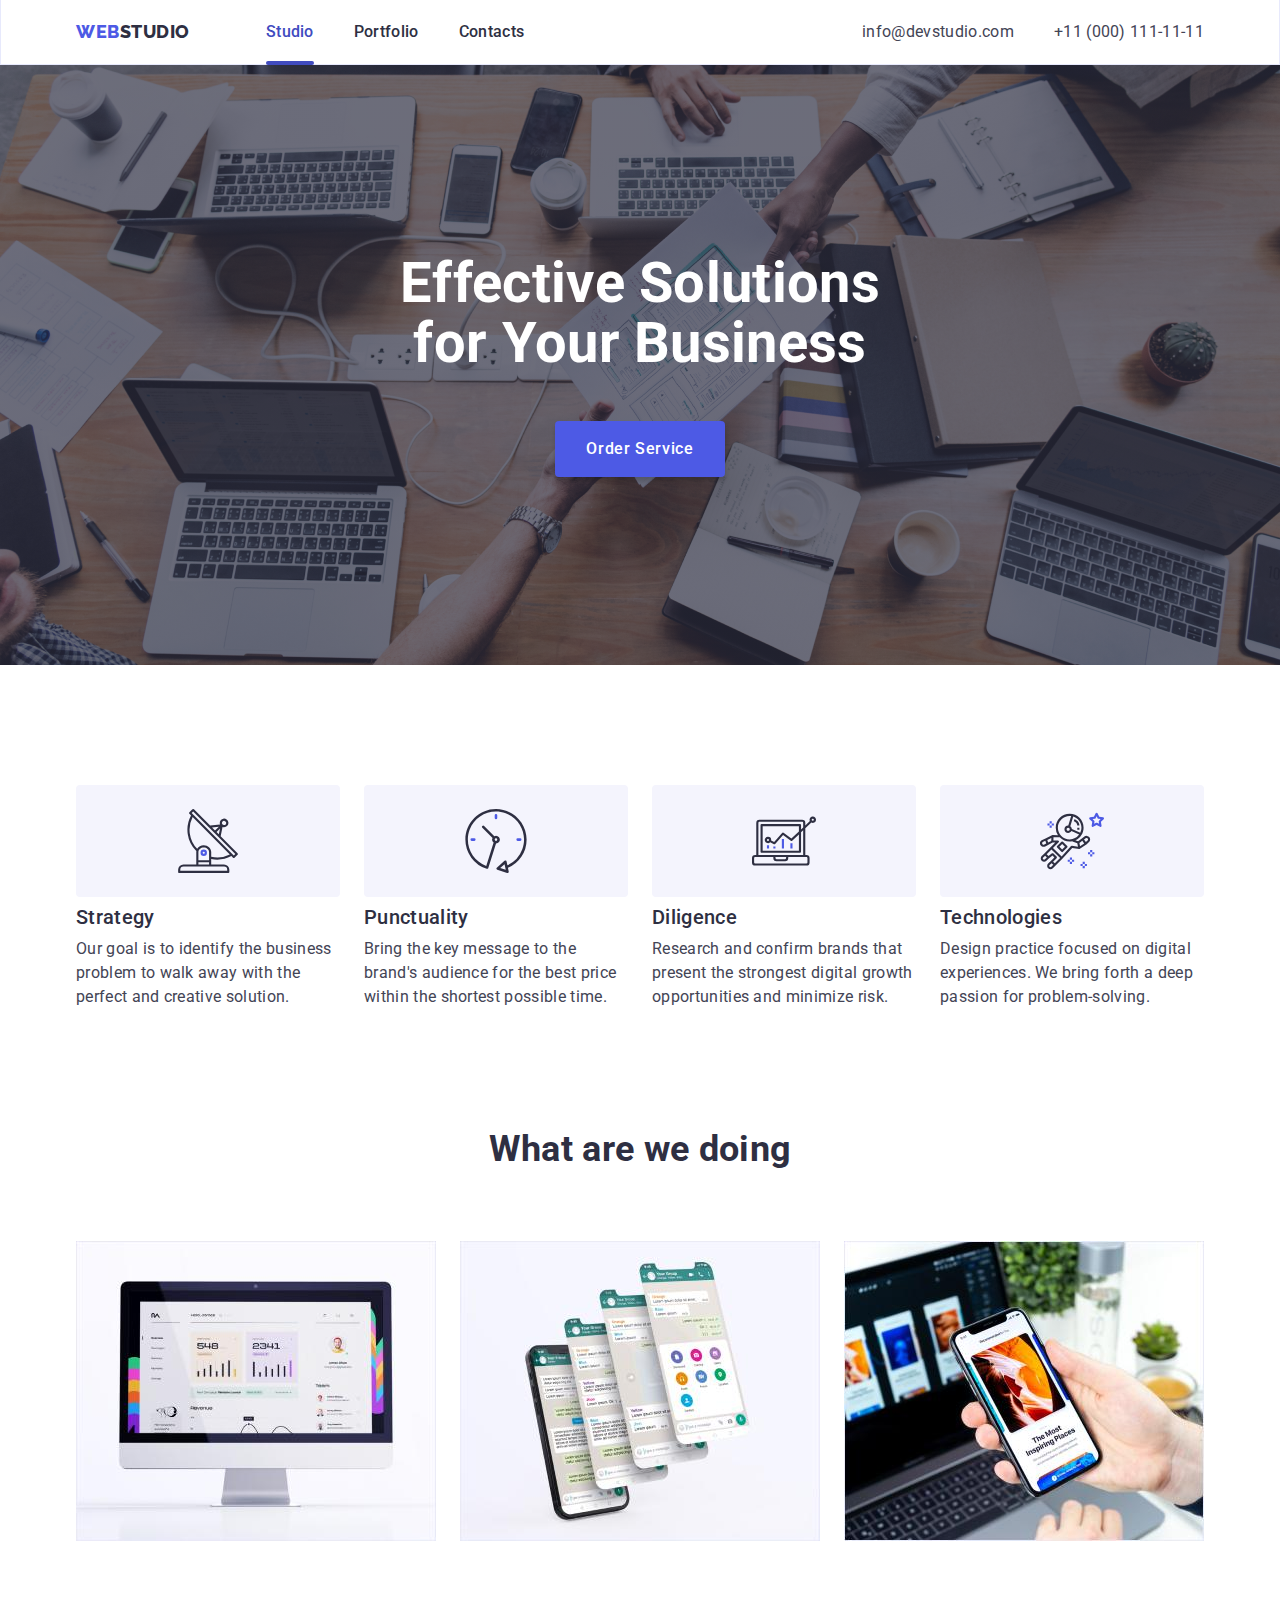
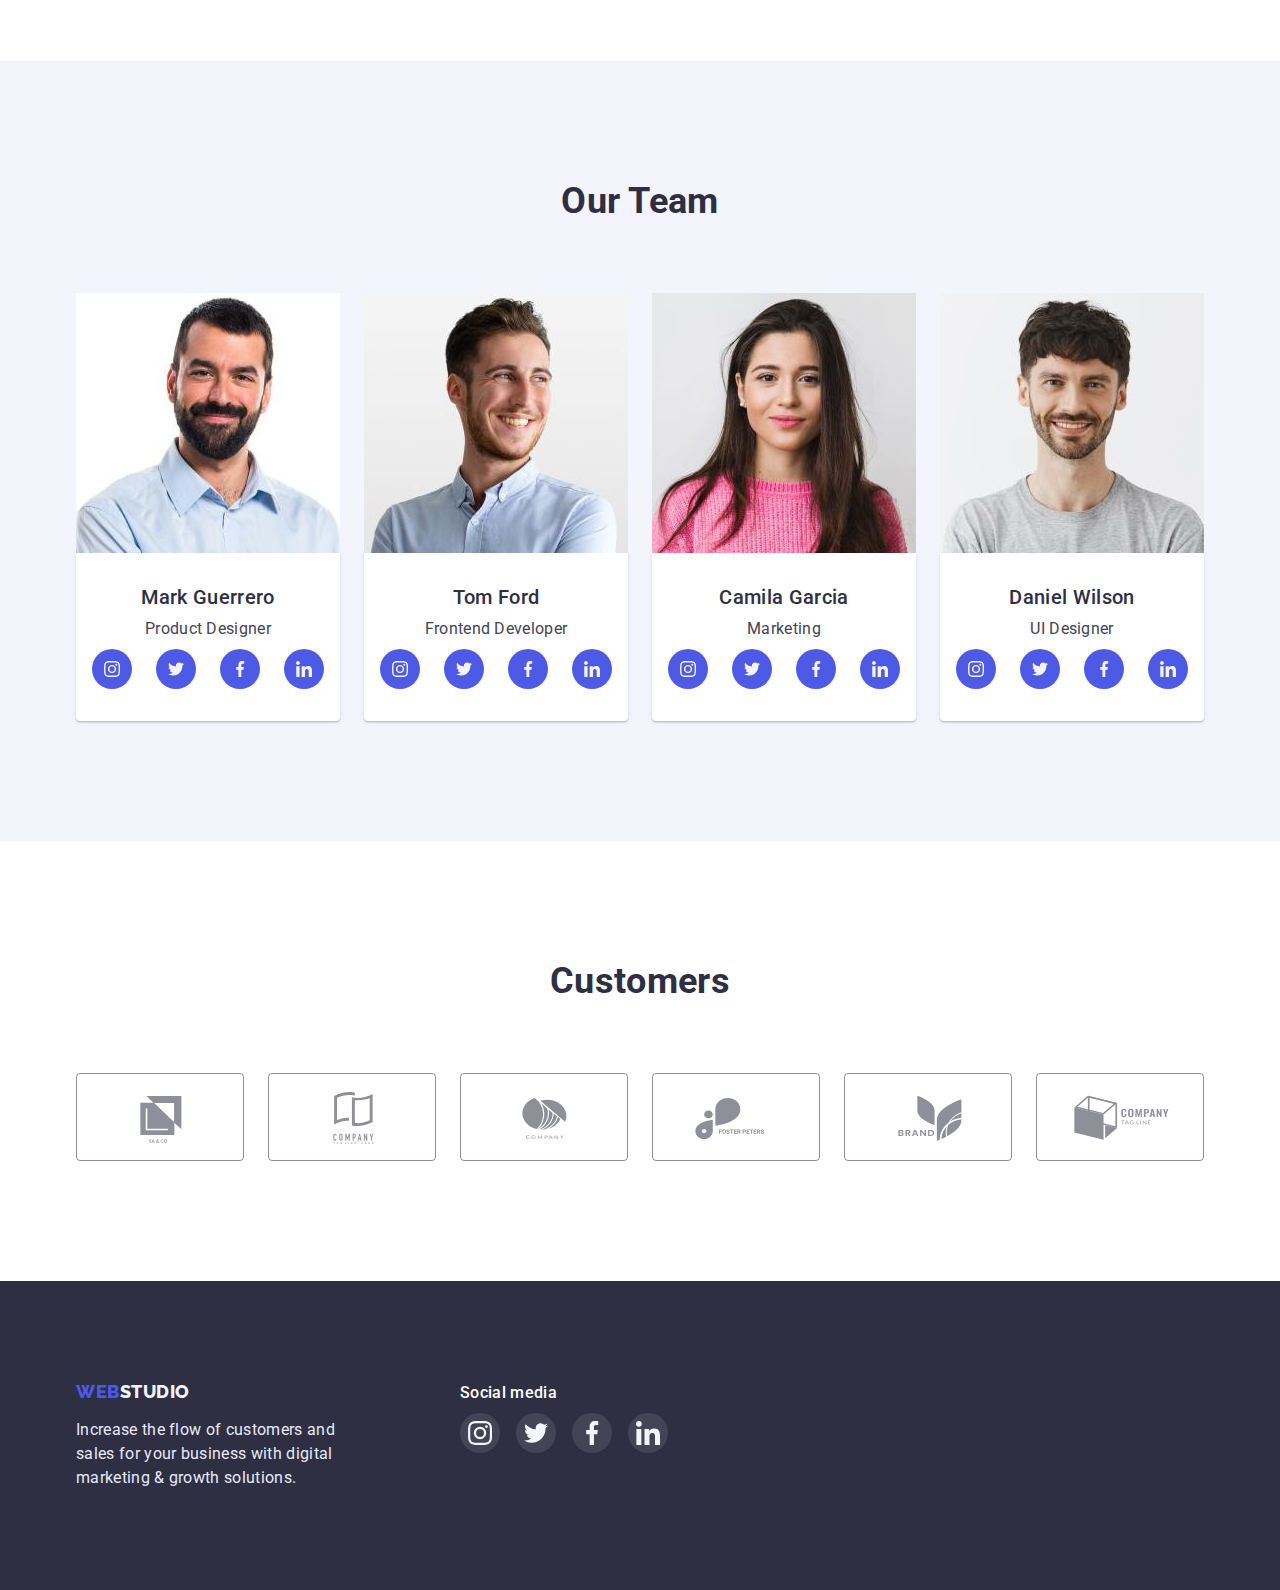
<file: index.html>
<!DOCTYPE html>
<html lang="en">
  <head>
    <meta charset="UTF-8" />
    <meta http-equiv="X-UA-Compatible" content="IE=edge" />
    <meta name="viewport" content="width=device-width, initial-scale=1.0" />
    <title>Web Studio</title>
    <link
      rel="stylesheet"
      href="https://cdn.jsdelivr.net/npm/modern-normalize@1.1.0/modern-normalize.min.css"
    />
    <link rel="preconnect" href="https://fonts.googleapis.com" />
    <link rel="preconnect" href="https://fonts.gstatic.com" crossorigin />
    <link
      href="https://fonts.googleapis.com/css2?family=Raleway:wght@800&family=Roboto:wght@400;500;700;900&display=swap"
      rel="stylesheet"
    />
    <link rel="stylesheet" href="./css/styles.css" />
  </head>
  <body>
    <header class="header">
      <div class="header-container container">
        <nav class="header-nav">
          <a class="header-logo link" href="./index.html"
            >web<span class="header-studio">studio</span></a
          >
          <ul class="header-list">
            <li class="header-item">
              <a class="header-link link current" href="./index.html">Studio</a>
            </li>
            <li class="header-item">
              <a class="header-link link" href="./portfolio.html">Portfolio</a>
            </li>
            <li class="header-item">
              <a class="header-link link" href="">Contacts</a>
            </li>
          </ul>
        </nav>
        <address class="address">
          <ul class="header-list">
            <li class="header-item">
              <a class="address-link link" href="mailto:info@devstudio.com"
                >info@devstudio.com</a
              >
            </li>
            <li class="header-item">
              <a class="address-link link" href="tel:+110001111111;"
                >+11 (000) 111-11-11</a
              >
            </li>
          </ul>
        </address>
      </div>
    </header>
    <main>
      <section class="hero-section overlay">
        <div class="container">
          <div></div>
          <h1 class="hero-txt">Effective Solutions for Your Business</h1>
          <button class="btn-hero btn" type="button" data-modal-open>
            Order Service
          </button>
        </div>
      </section>

      <section class="main-theses">
        <div class="container">
          <h2 class="visually-hidden">main theses</h2>
          <ul class="feature-list list">
            <li class="feature-item">
              <div class="bg-fon">
                <svg class="icon-main" width="64" height="64">
                  <use href="./images/svg/symbol-defs.svg#icon-antenna"></use>
                </svg>
              </div>
              <h3 class="title-studio">Strategy</h3>
              <p class="paragraph">
                Our goal is to identify the business problem to walk away with
                the perfect and creative solution.
              </p>
            </li>
            <li class="feature-item">
              <div class="bg-fon">
                <svg class="icon-main" width="64" height="64">
                  <use href="./images/svg/symbol-defs.svg#icon-clock"></use>
                </svg>
              </div>
              <h3 class="title-studio">Punctuality</h3>
              <p class="paragraph">
                Bring the key message to the brand's audience for the best price
                within the shortest possible time.
              </p>
            </li>
            <li class="feature-item">
              <div class="bg-fon">
                <svg class="icon-main" width="64" height="64">
                  <use href="./images/svg/symbol-defs.svg#icon-diagram"></use>
                </svg>
              </div>
              <h3 class="title-studio">Diligence</h3>
              <p class="paragraph">
                Research and confirm brands that present the strongest digital
                growth opportunities and minimize risk.
              </p>
            </li>
            <li class="feature-item">
              <div class="bg-fon">
                <svg class="icon-main" width="64" height="64">
                  <use href="./images/svg/symbol-defs.svg#icon-astronaut"></use>
                </svg>
              </div>
              <h3 class="title-studio">Technologies</h3>
              <p class="paragraph">
                Design practice focused on digital experiences. We bring forth a
                deep passion for problem-solving.
              </p>
            </li>
          </ul>
        </div>
      </section>
      <section class="doing">
        <div class="container">
          <h2 class="doing-txt">What are we doing</h2>
          <ul class="doing-list">
            <li class="doing-item">
              <img
                src="./images/rrectangle711.1.jpg"
                alt="computer"
                width="360"
                height="300"
              />
            </li>
            <li class="doing-item">
              <img
                src="./images/rrectangle712.2.jpg"
                alt="cellphone"
                width="360"
                height="300"
              />
            </li>
            <li class="doing-item">
              <img
                src="./images/rrectangle713.3.jpg"
                alt="application on a mobile phone"
                width="360"
                height="300"
              />
            </li>
          </ul>
        </div>
      </section>
      <section class="team">
        <div class="container">
          <h2 class="team-title">Our Team</h2>
          <ul class="team-list list">
            <li class="team-item">
              <img
                src="./images/img1.1.jpg"
                alt="photo Mark Guerrero"
                width="264"
                height="260"
              />
              <div class="team-card-container">
                <h3 class="team-name">Mark Guerrero</h3>
                <p class="paragraph">Product Designer</p>
                <ul class="icon-item">
                  <li class="icon-list">
                    <a
                      class="links-team"
                      href="https://www.instagram.com/"
                      rel="noopener noreferrer"
                      aria-label="Instagram link"
                      target="_blank"
                    >
                      <svg class="icon-team" width="16" height="16">
                        <use
                          href="./images/svg/symbol-defs.svg#icon-instagram"
                        ></use>
                      </svg>
                    </a>
                  </li>
                  <li class="icon-list">
                    <a
                      class="links-team"
                      href="https://twitter.com/"
                      rel="noopener noreferrer"
                      aria-label="twitter link"
                      target="_blank"
                    >
                      <svg class="icon-team" width="16" height="16">
                        <use
                          href="./images/svg/symbol-defs.svg#icon-twitter"
                        ></use>
                      </svg>
                    </a>
                  </li>
                  <li class="icon-list">
                    <a
                      class="links-team"
                      href="https://www.facebook.com/"
                      rel="noopener noreferrer"
                      aria-label="facebook link"
                      target="_blank"
                    >
                      <svg class="icon-team" width="16" height="16">
                        <use
                          href="./images/svg/symbol-defs.svg#icon-facebook"
                        ></use>
                      </svg>
                    </a>
                  </li>
                  <li class="icon-list">
                    <a
                      class="links-team"
                      href="https://www.linkedin.com/"
                      rel="noopener noreferrer"
                      aria-label="linkedin link"
                      target="_blank"
                    >
                      <svg class="icon-team" width="16" height="16">
                        <use
                          href="./images/svg/symbol-defs.svg#icon-linkedin"
                        ></use>
                      </svg>
                    </a>
                  </li>
                </ul>
              </div>
            </li>
            <li class="team-item">
              <img
                src="./images/img2.1.jpg"
                alt="photo Tom Ford"
                width="264"
                height="260"
              />
              <div class="team-card-container">
                <h3 class="team-name">Tom Ford</h3>
                <p class="paragraph">Frontend Developer</p>
                <ul class="icon-item">
                  <li class="icon-list">
                    <a
                      class="links-team"
                      href="https://www.instagram.com/"
                      rel="noopener noreferrer"
                      aria-label="instagram link"
                      target="_blank"
                    >
                      <svg class="icon-team" width="16" height="16">
                        <use
                          href="./images/svg/symbol-defs.svg#icon-instagram"
                        ></use>
                      </svg>
                    </a>
                  </li>
                  <li class="icon-list">
                    <a
                      class="links-team"
                      href="https://twitter.com/"
                      rel="noopener noreferrer"
                      aria-label="twitter link"
                      target="_blank"
                    >
                      <svg class="icon-team" width="16" height="16">
                        <use
                          href="./images/svg/symbol-defs.svg#icon-twitter"
                        ></use>
                      </svg>
                    </a>
                  </li>
                  <li class="icon-list">
                    <a
                      class="links-team"
                      href="https://www.facebook.com/"
                      rel="noopener noreferrer"
                      aria-label="facebook link"
                      target="_blank"
                    >
                      <svg class="icon-team" width="16" height="16">
                        <use
                          href="./images/svg/symbol-defs.svg#icon-facebook"
                        ></use>
                      </svg>
                    </a>
                  </li>
                  <li class="icon-list">
                    <a
                      class="links-team"
                      href="https://www.linkedin.com/"
                      rel="noopener noreferrer"
                      aria-label="linkedin link"
                      target="_blank"
                    >
                      <svg class="icon-team" width="16" height="16">
                        <use
                          href="./images/svg/symbol-defs.svg#icon-linkedin"
                        ></use>
                      </svg>
                    </a>
                  </li>
                </ul>
              </div>
            </li>
            <li class="team-item">
              <img
                src="./images/img3.1.jpg"
                alt="photo Camila Garcia"
                width="264"
                height="260"
              />
              <div class="team-card-container">
                <h3 class="team-name">Camila Garcia</h3>
                <p class="paragraph">Marketing</p>
                <ul class="icon-item">
                  <li class="icon-list">
                    <a
                      class="links-team"
                      href="https://www.instagram.com/"
                      rel="noopener noreferrer"
                      aria-label="instagram link"
                      target="_blank"
                    >
                      <svg class="icon-team" width="16" height="16">
                        <use
                          href="./images/svg/symbol-defs.svg#icon-instagram"
                        ></use>
                      </svg>
                    </a>
                  </li>
                  <li class="icon-list">
                    <a
                      class="links-team"
                      href="https://twitter.com/"
                      rel="noopener noreferrer"
                      aria-label="twitter link"
                      target="_blank"
                    >
                      <svg class="icon-team" width="16" height="16">
                        <use
                          href="./images/svg/symbol-defs.svg#icon-twitter"
                        ></use>
                      </svg>
                    </a>
                  </li>
                  <li class="icon-list">
                    <a
                      class="links-team"
                      href="https://www.facebook.com/"
                      rel="noopener noreferrer"
                      aria-label="facebook link"
                      target="_blank"
                    >
                      <svg class="icon-team" width="16" height="16">
                        <use
                          href="./images/svg/symbol-defs.svg#icon-facebook"
                        ></use>
                      </svg>
                    </a>
                  </li>
                  <li class="icon-list">
                    <a
                      class="links-team"
                      href="https://www.linkedin.com/"
                      rel="noopener noreferrer"
                      aria-label="linkedin link"
                      target="_blank"
                    >
                      <svg class="icon-team" width="16" height="16">
                        <use
                          href="./images/svg/symbol-defs.svg#icon-linkedin"
                        ></use>
                      </svg>
                    </a>
                  </li>
                </ul>
              </div>
            </li>
            <li class="team-item">
              <img
                src="./images/img4.1.jpg"
                alt="photo Daniel Wilson"
                width="264"
                height="260"
              />
              <div class="team-card-container">
                <h3 class="team-name">Daniel Wilson</h3>
                <p class="paragraph">UI Designer</p>
                <ul class="icon-item">
                  <li class="icon-list">
                    <a
                      class="links-team"
                      href="https://www.instagram.com/"
                      rel="noopener noreferrer"
                      aria-label="instagram link"
                      target="_blank"
                    >
                      <svg class="icon-team" width="16" height="16">
                        <use
                          href="./images/svg/symbol-defs.svg#icon-instagram"
                        ></use>
                      </svg>
                    </a>
                  </li>
                  <li class="icon-list">
                    <a
                      class="links-team"
                      href="https://twitter.com/"
                      rel="noopener noreferrer"
                      aria-label="twitter link"
                      target="_blank"
                    >
                      <svg class="icon-team" width="16" height="16">
                        <use
                          href="./images/svg/symbol-defs.svg#icon-twitter"
                        ></use>
                      </svg>
                    </a>
                  </li>
                  <li class="icon-list">
                    <a
                      class="links-team"
                      href="https://www.facebook.com/"
                      rel="noopener noreferrer"
                      aria-label="facebook link"
                      target="_blank"
                    >
                      <svg class="icon-team" width="16" height="16">
                        <use
                          href="./images/svg/symbol-defs.svg#icon-facebook"
                        ></use>
                      </svg>
                    </a>
                  </li>
                  <li class="icon-list">
                    <a
                      class="links-team"
                      href="https://www.linkedin.com/"
                      rel="noopener noreferrer"
                      aria-label="linkedin link"
                      target="_blank"
                    >
                      <svg class="icon-team" width="16" height="16">
                        <use
                          href="./images/svg/symbol-defs.svg#icon-linkedin"
                        ></use>
                      </svg>
                    </a>
                  </li>
                </ul>
              </div>
            </li>
          </ul>
        </div>
      </section>
      <section class="customers">
        <div class="container">
          <h2 class="customers-txt">Customers</h2>
          <ul class="customers-list list">
            <li class="customers-item">
              <a class="customers-link" href="" target="_blank">
                <svg class="customers-icon" width="104" height="56">
                  <use href="./images/svg/symbol-defs.svg#icon-logo"></use>
                </svg>
              </a>
            </li>
            <li class="customers-item">
              <a class="customers-link" href="" target="_blank">
                <svg class="customers-icon" width="104" height="56">
                  <use href="./images/svg/symbol-defs.svg#icon-logo-1"></use>
                </svg>
              </a>
            </li>
            <li class="customers-item">
              <a class="customers-link" href="" target="_blank">
                <svg class="customers-icon" width="104" height="56">
                  <use href="./images/svg/symbol-defs.svg#icon-logo-2"></use>
                </svg>
              </a>
            </li>
            <li class="customers-item">
              <a class="customers-link" href="" target="_blank">
                <svg class="customers-icon" width="104" height="56">
                  <use href="./images/svg/symbol-defs.svg#icon-logo-3"></use>
                </svg>
              </a>
            </li>
            <li class="customers-item">
              <a class="customers-link" href="" target="_blank">
                <svg class="customers-icon" width="104" height="56">
                  <use href="./images/svg/symbol-defs.svg#icon-logo-44"></use>
                </svg>
              </a>
            </li>
            <li class="customers-item">
              <a class="customers-link" href="" target="_blank">
                <svg class="customers-icon" width="104" height="56">
                  <use href="./images/svg/symbol-defs.svg#icon-logo-5"></use>
                </svg>
              </a>
            </li>
          </ul>
        </div>
      </section>
    </main>
    <footer class="footer-container">
      <div class="container footer-flex">
        <div class="right-footer">
          <a class="header-logo link footer-logo" href="index.html"
            >web<span class="footer-studio">studio</span></a
          >
          <p class="paragraph footer-paragraf">
            Increase the flow of customers and sales for your business with
            digital marketing & growth solutions.
          </p>
        </div>
        <div class="left-footer">
          <h2 class="footer-media-txt">Social media</h2>
          <ul class="icon-item item-footer">
            <li class="icon-list-footer">
              <a
                class="links-team-footer"
                href="https://www.instagram.com/"
                rel="noopener noreferrer"
                aria-label="instagram link"
                target="_blank"
              >
                <svg class="icon-footer" width="24" height="24">
                  <use href="./images/svg/symbol-defs.svg#icon-instagram"></use>
                </svg>
              </a>
            </li>
            <li class="icon-list-footer">
              <a
                class="links-team-footer"
                href="https://twitter.com/"
                rel="noopener noreferrer"
                aria-label="twitter link"
                target="_blank"
              >
                <svg class="icon-footer" width="24" height="24">
                  <use href="./images/svg/symbol-defs.svg#icon-twitter"></use>
                </svg>
              </a>
            </li>
            <li class="icon-list-footer">
              <a
                class="links-team-footer"
                href="https://www.facebook.com/"
                rel="noopener noreferrer"
                aria-label="facebook link"
                target="_blank"
              >
                <svg class="icon-footer" width="24" height="24">
                  <use href="./images/svg/symbol-defs.svg#icon-facebook"></use>
                </svg>
              </a>
            </li>
            <li class="icon-list-footer">
              <a
                class="links-team-footer"
                href="https://www.linkedin.com/"
                rel="noopener noreferrer"
                aria-label="linkedin link"
                target="_blank"
              >
                <svg class="icon-footer" width="24" height="24">
                  <use href="./images/svg/symbol-defs.svg#icon-linkedin"></use>
                </svg>
              </a>
            </li>
          </ul>
        </div>
      </div>
    </footer>
    <!-- modal window -->
    <div class="backdrop is-hidden" data-modal>
      <div class="modal">
        <button class="modal-btn" type="button" data-modal-close>
          <svg class="modal-btn-svg" width="8" height="8">
            <use href="./images/svg/symbol-defs.svg#icon-modal-btn-close"></use>
          </svg>
        </button>
      </div>
    </div>
    <script src="./js/modal.js"></script>
  </body>
</html>
</file>
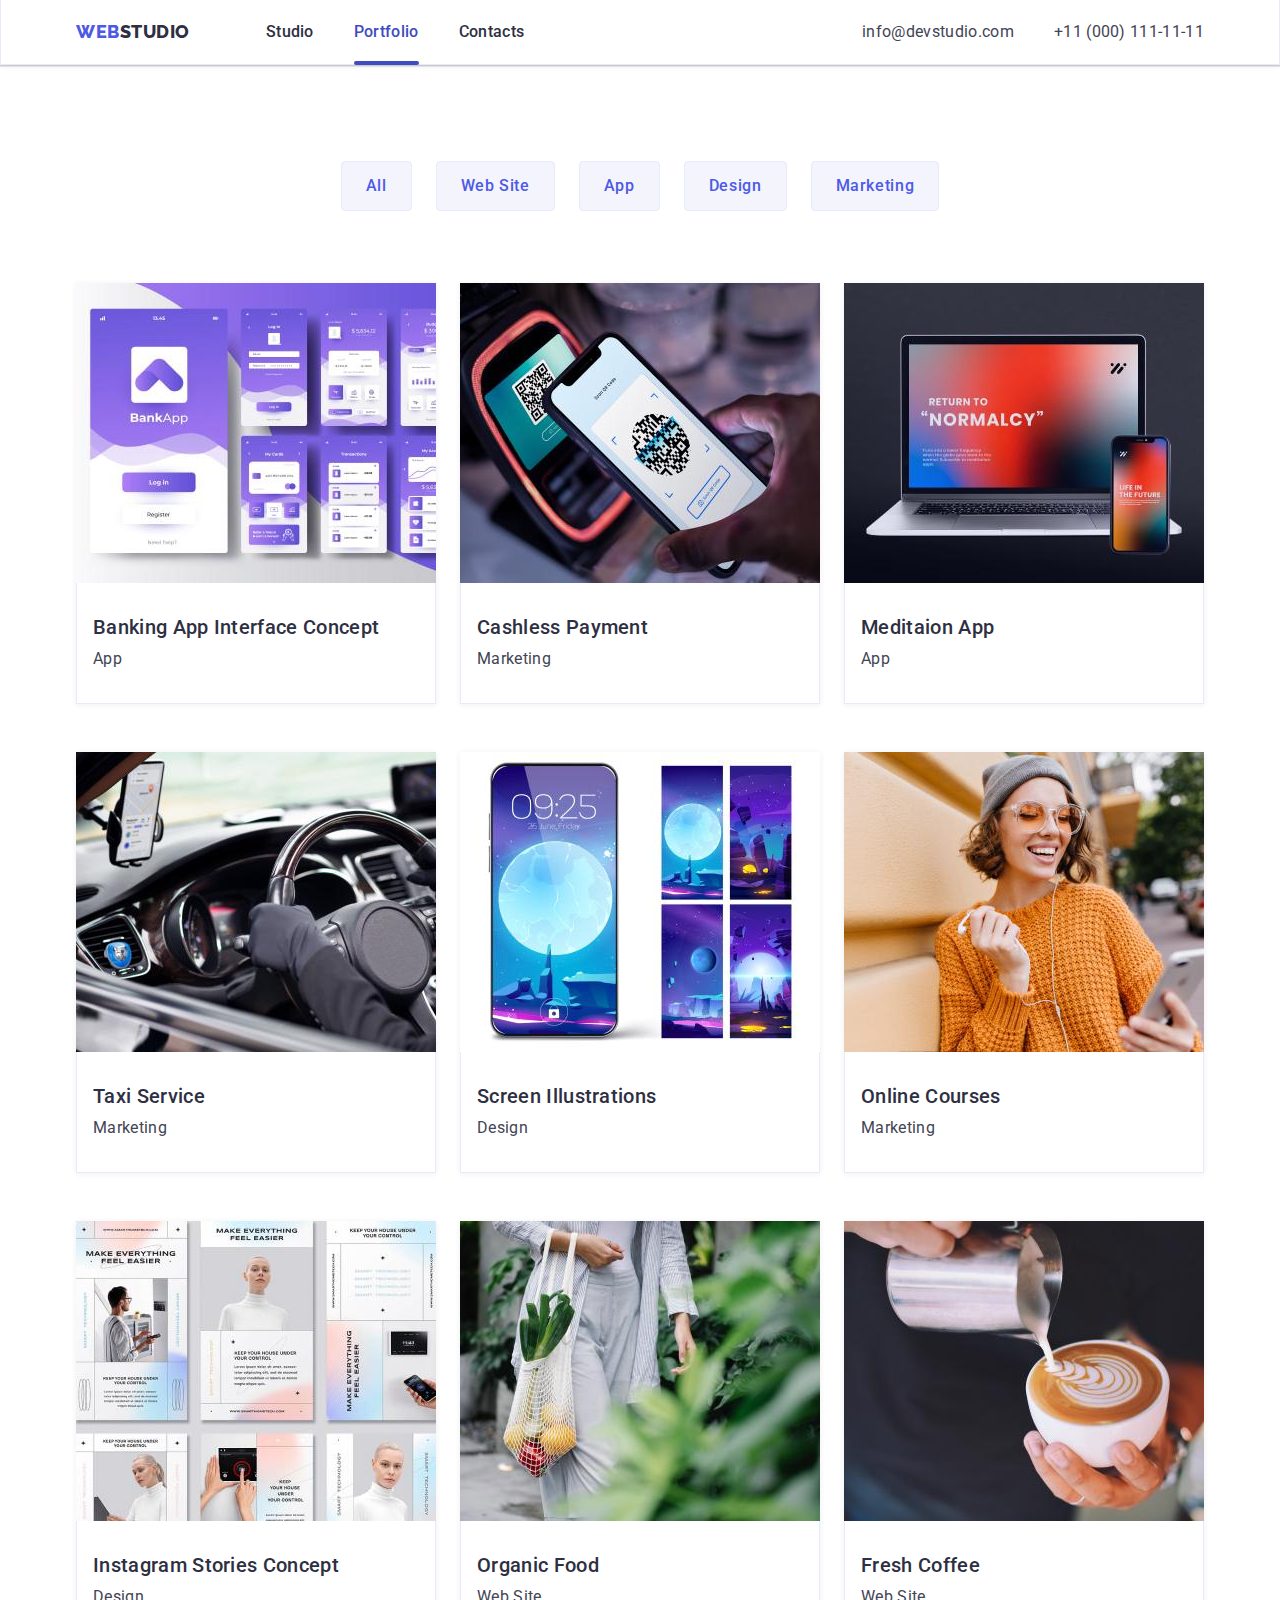
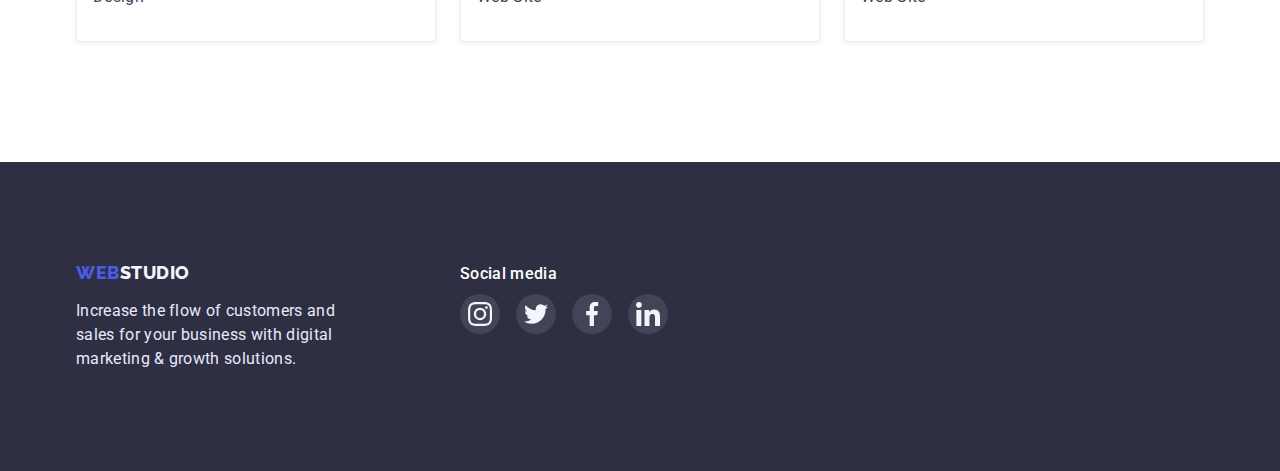
<file: portfolio.html>
<!DOCTYPE html>
<html lang="en">
  <head>
    <meta charset="UTF-8" />
    <meta http-equiv="X-UA-Compatible" content="IE=edge" />
    <meta name="viewport" content="width=device-width, initial-scale=1.0" />
    <title>Web Studio</title>
    <link
      rel="stylesheet"
      href="https://cdn.jsdelivr.net/npm/modern-normalize@1.1.0/modern-normalize.min.css"
    />
    <link rel="preconnect" href="https://fonts.googleapis.com" />
    <link rel="preconnect" href="https://fonts.gstatic.com" crossorigin />
    <link
      href="https://fonts.googleapis.com/css2?family=Raleway:wght@800&family=Roboto:wght@400;500;700;900&display=swap"
      rel="stylesheet"
    />
    <link rel="stylesheet" href="./css/styles.css" />
  </head>
  <body>
    <header class="header">
      <div class="header-container container">
        <nav class="header-nav">
          <a class="header-logo link" href="./index.html"
            >web<span class="header-studio">studio</span></a
          >
          <ul class="header-list">
            <li class="header-item">
              <a class="header-link link" href="./index.html">Studio</a>
            </li>
            <li class="header-item">
              <a class="header-link link current" href="./portfolio.html"
                >Portfolio</a
              >
            </li>
            <li class="header-item">
              <a class="header-link link" href="">Contacts</a>
            </li>
          </ul>
        </nav>
        <address class="address">
          <ul class="header-list">
            <li class="header-item">
              <a class="address-link link" href="mailto:info@devstudio.com"
                >info@devstudio.com</a
              >
            </li>
            <li class="header-item">
              <a class="address-link link" href="tel:+110001111111;"
                >+11 (000) 111-11-11</a
              >
            </li>
          </ul>
        </address>
      </div>
    </header>
    <main>
      <section class="portfolio-section">
        <h1 class="visually-hidden">Portfolio examples</h1>
        <div class="container">
          <ul class="portfolio-list portfolio-btn-container">
            <li>
              <button class="btn portfolio-btn" type="button">All</button>
            </li>
            <li>
              <button class="btn portfolio-btn" type="button">Web Site</button>
            </li>
            <li>
              <button class="btn portfolio-btn" type="button">App</button>
            </li>
            <li>
              <button class="btn portfolio-btn" type="button">Design</button>
            </li>
            <li>
              <button class="btn portfolio-btn" type="button">Marketing</button>
            </li>
          </ul>
          <ul class="portfolio-list portf-list card-set">
            <li class="concept card-set-item">
              <a class="portfolio-link link" href="">
                <div class="product-thumb">
                  <img
                    src="./images/portfolio/bankingapp.jpg"
                    alt="banking app interface concept photo"
                    width="360"
                    height="300"
                  />
                  <div class="product-actions">
                    14 Stylish and User-Friendly App Design Concepts · Task
                    Manager App · Calorie Tracker App · Exotic Fruit Ecommerce
                    App · Cloud Storage App
                  </div>
                </div>
                <div class="wrapper">
                  <h2 class="title-studio">Banking App Interface Concept</h2>
                  <p class="paragraph">App</p>
                </div>
              </a>
            </li>
            <li class="concept card-set-item">
              <a class="portfolio-link link" href="">
                <div class="product-thumb">
                  <img
                    src="./images/portfolio/cashlesspayment.jpg"
                    alt="cashless payment photo"
                    width="360"
                    height="300"
                  />
                  <div class="product-actions">
                    14 Stylish and User-Friendly App Design Concepts · Task
                    Manager App · Calorie Tracker App · Exotic Fruit Ecommerce
                    App · Cloud Storage App
                  </div>
                </div>
                <div class="wrapper">
                  <h2 class="title-studio">Cashless Payment</h2>
                  <p class="paragraph">Marketing</p>
                </div>
              </a>
            </li>
            <li class="concept card-set-item">
              <a class="portfolio-link link" href="">
                <div class="product-thumb">
                  <img
                    src="./images/portfolio/meditaionapp.jpg"
                    alt="meditaion app photo"
                    width="360"
                    height="300"
                  />
                  <div class="product-actions">
                    14 Stylish and User-Friendly App Design Concepts · Task
                    Manager App · Calorie Tracker App · Exotic Fruit Ecommerce
                    App · Cloud Storage App
                  </div>
                </div>

                <div class="wrapper">
                  <h2 class="title-studio">Meditaion App</h2>
                  <p class="paragraph">App</p>
                </div>
              </a>
            </li>
            <li class="concept card-set-item">
              <a class="portfolio-link link" href="">
                <div class="product-thumb">
                  <img
                    src="./images/portfolio/taxiservice.jpg"
                    alt="taxi service photo"
                    width="360"
                    height="300"
                  />
                  <div class="product-actions">
                    14 Stylish and User-Friendly App Design Concepts · Task
                    Manager App · Calorie Tracker App · Exotic Fruit Ecommerce
                    App · Cloud Storage App
                  </div>
                </div>
                <div class="wrapper">
                  <h2 class="title-studio">Taxi Service</h2>
                  <p class="paragraph">Marketing</p>
                </div>
              </a>
            </li>
            <li class="concept card-set-item">
              <a class="portfolio-link link" href="">
                <div class="product-thumb">
                  <img
                    src="./images/portfolio/screenillustrations.jpg"
                    alt="screen illustrations photo"
                    width="360"
                    height="300"
                  />
                  <div class="product-actions">
                    14 Stylish and User-Friendly App Design Concepts · Task
                    Manager App · Calorie Tracker App · Exotic Fruit Ecommerce
                    App · Cloud Storage App
                  </div>
                </div>
                <div class="wrapper">
                  <h2 class="title-studio">Screen Illustrations</h2>
                  <p class="paragraph">Design</p>
                </div>
              </a>
            </li>
            <li class="concept card-set-item">
              <a class="portfolio-link link" href="">
                <div class="product-thumb">
                  <img
                    src="./images/portfolio/onlinecourses.jpg"
                    alt="online courses photo"
                    width="360"
                    height="300"
                  />
                  <div class="product-actions">
                    14 Stylish and User-Friendly App Design Concepts · Task
                    Manager App · Calorie Tracker App · Exotic Fruit Ecommerce
                    App · Cloud Storage App
                  </div>
                </div>
                <div class="wrapper">
                  <h2 class="title-studio">Online Courses</h2>
                  <p class="paragraph">Marketing</p>
                </div>
              </a>
            </li>
            <li class="concept card-set-item">
              <a class="portfolio-link link" href="">
                <div class="product-thumb">
                  <img
                    src="./images/portfolio/instagramstories.jpg"
                    alt="instagram stories concept photo"
                    width="360"
                    height="300"
                  />
                  <div class="product-actions">
                    14 Stylish and User-Friendly App Design Concepts · Task
                    Manager App · Calorie Tracker App · Exotic Fruit Ecommerce
                    App · Cloud Storage App
                  </div>
                </div>
                <div class="wrapper">
                  <h2 class="title-studio">Instagram Stories Concept</h2>
                  <p class="paragraph">Design</p>
                </div>
              </a>
            </li>
            <li class="concept card-set-item">
              <a class="portfolio-link link" href="">
                <div class="product-thumb">
                  <img
                    src="./images/portfolio/organicfood.jpg"
                    alt="organic food photo"
                    width="360"
                    height="300"
                  />
                  <div class="product-actions">
                    14 Stylish and User-Friendly App Design Concepts · Task
                    Manager App · Calorie Tracker App · Exotic Fruit Ecommerce
                    App · Cloud Storage App
                  </div>
                </div>
                <div class="wrapper">
                  <h2 class="title-studio">Organic Food</h2>
                  <p class="paragraph">Web Site</p>
                </div>
              </a>
            </li>
            <li class="concept card-set-item">
              <a class="portfolio-link link" href="">
                <div class="product-thumb">
                  <img
                    src="./images/portfolio/freshcoffee.jpg"
                    alt="fresh coffee photo"
                    width="360"
                    height="300"
                  />
                  <div class="product-actions">
                    14 Stylish and User-Friendly App Design Concepts · Task
                    Manager App · Calorie Tracker App · Exotic Fruit Ecommerce
                    App · Cloud Storage App
                  </div>
                </div>

                <div class="wrapper">
                  <h2 class="title-studio">Fresh Coffee</h2>
                  <p class="paragraph">Web Site</p>
                </div>
              </a>
            </li>
          </ul>
        </div>
      </section>
    </main>
    <footer>
      <div class="container footer-container footer-flex">
        <div class="right-footer">
          <a class="header-logo link footer-logo" href="index.html"
            >web<span class="footer-studio">studio</span></a
          >
          <p class="paragraph footer-paragraf">
            Increase the flow of customers and sales for your business with
            digital marketing & growth solutions.
          </p>
        </div>
        <div class="left-footer">
          <h2 class="footer-media-txt">Social media</h2>
          <ul class="icon-item item-footer">
            <li class="icon-list-footer">
              <a
                class="links-team-footer"
                href="https://www.instagram.com/"
                rel="noopener noreferrer"
                aria-label="instagram link"
                target="_blank"
              >
                <svg class="icon-footer" width="24" height="24">
                  <use href="./images/svg/symbol-defs.svg#icon-instagram"></use>
                </svg>
              </a>
            </li>
            <li class="icon-list-footer">
              <a
                class="links-team-footer"
                href="https://twitter.com/"
                rel="noopener noreferrer"
                aria-label="twitter link"
                target="_blank"
              >
                <svg class="icon-footer" width="24" height="24">
                  <use href="./images/svg/symbol-defs.svg#icon-twitter"></use>
                </svg>
              </a>
            </li>
            <li class="icon-list-footer">
              <a
                class="links-team-footer"
                href="https://www.facebook.com/"
                rel="noopener noreferrer"
                aria-label="facebook link"
                target="_blank"
              >
                <svg class="icon-footer" width="24" height="24">
                  <use href="./images/svg/symbol-defs.svg#icon-facebook"></use>
                </svg>
              </a>
            </li>
            <li class="icon-list-footer">
              <a
                class="links-team-footer"
                href="https://www.linkedin.com/"
                rel="noopener noreferrer"
                aria-label="linkedin link"
                target="_blank"
              >
                <svg class="icon-footer" width="24" height="24">
                  <use href="./images/svg/symbol-defs.svg#icon-linkedin"></use>
                </svg>
              </a>
            </li>
          </ul>
        </div>
      </div>
    </footer>
  </body>
</html>
</file>
<file: css/styles.css>
:root {
  /*TXT COLOR*/
  --main-txt-clr: #2e2f42;
  --p-txt-clr: #434455;
  --logo-txt-clr: #4d5ae5;
  --color-white: #ffffff;
  --accent-txt-clr: #404bbf;
  --footer-paragraf-txt: #e7e9fc;

  /*BGRND COLOR*/
  --main-bg-clr: #2e2f42;
  --color-green: #31d0aa;
  --color-light-slate: #8e8f99;
  --ocean-bg-color: #404bbf;
  --light-bg-clr: #f4f4fd;

  /*SVG CLR*/
  --fill-clr-icons: #afb1b8;

  /* modal window color */

  --portfolio-bg-clr: #4d5ae5;

  --modal-color: #fcfcfc;

  /*===others===*/
  --indent: 24px;
  --radius: 4px;
  --feature-items: 4;
  --project-items: 3;
  --team-items: 4;
  --time-cubik: cubic-bezier(0.4, 0, 0.2, 1);
}

body {
  font-family: "Roboto", sans-serif;
  color: var(--main-txt-clr);
  letter-spacing: 0.02em;
}

/*---RESET STYLES---*/
h1,
h2,
h3,
h4,
h5,
h6,
p {
  margin: 0;
}

img {
  display: block;
  max-width: 100%;
  height: auto;
}

button {
  cursor: pointer;
}
.link {
  text-decoration: none;
}
.list {
  list-style: none;
  margin: 0;
  padding: 0;
}
ul,
ol {
  margin: 0px;
  padding: 0px;
}
.container {
  width: 1158px;
  padding-left: 15px;
  padding-right: 15px;
  margin-left: auto;
  margin-right: auto;
  /* 
  outline: 2px solid red;
  outline-offset: -2px; */
}

/* ====== HEADER ===== */

.header {
  border: 1px solid #e7e9fc;
  border-top: none;
  box-shadow: 0px 2px 1px rgba(46, 47, 66, 0.08),
    0px 1px 1px rgba(46, 47, 66, 0.16), 0px 1px 6px rgba(46, 47, 66, 0.08);
}

.header-container {
  display: flex;
  align-items: center;
  justify-content: space-between;
}

.logo-container {
  display: flex;
}

.header-logo {
  font-family: "Raleway", sans-serif;
  color: var(--logo-txt-clr);
  font-weight: 800;
  font-size: 18px;
  line-height: calc(24 / 18);
  letter-spacing: 0.03em;
  text-transform: uppercase;
  margin-right: 76px;
  display: block;
  padding-top: 20px;
  padding-bottom: 20px;
}

.header-nav {
  align-items: center;
  display: flex;
  margin-right: auto;
}

.header-studio {
  color: var(--main-txt-clr);
}

.link {
  text-decoration: none;
}

.address-link {
  color: var(--p-txt-clr);
  font-size: 16px;
  line-height: calc(24 / 16);
  display: block;
  padding-top: 20px;
  padding-bottom: 20px;

  transition: color 250ms var(--time-cubik);
}

.header-link,
.portfolio-link {
  color: var(--main-txt-clr);
  font-weight: 500;
  font-size: 16px;
  line-height: calc(24 / 16);
  display: block;

  transition: color 250ms var(--time-cubik), box-shadow 250ms var(--time-cubik);
}

.portfolio-link:hover {
  box-shadow: 0px 1px 6px rgba(46, 47, 66, 0.08),
    0px 1px 1px rgba(46, 47, 66, 0.16), 0px 2px 1px rgba(46, 47, 66, 0.08);
}

.header-link:hover,
.header-link:focus,
.address-link:hover,
.address-link:focus {
  color: var(--accent-txt-clr);
}

.address {
  font-style: normal;
  display: flex;
  gap: 40px;
}

.current {
  color: var(--accent-txt-clr);
  position: relative;
  /* padding-bottom: 24px; */
}

.current::after {
  content: "";
  display: block;
  width: 100%;
  height: 4px;
  background-color: var(--accent-txt-clr);
  border-radius: 2px;
  position: absolute;
  left: 0;
  bottom: -21px;
  /* transform: translateY(16.5px); */
}

/*=====MAIN=====*/

.visually-hidden {
  position: absolute;
  width: 1px;
  height: 1px;
  margin: -1px;
  border: 0;
  padding: 0;

  white-space: nowrap;
  clip-path: inset(100%);
  clip: rect(0 0 0 0);
  overflow: hidden;

  margin-bottom: 72px;
  text-align: center;
  text-transform: capitalize;
}

.title-studio {
  font-weight: 500;
  font-size: 20px;
  line-height: calc(24 / 20);
  color: var(--main-txt-clr);
  margin-bottom: 8px;
}

/*===What are we doing===*/

.visually-container {
  width: 264px;
  display: flex;
  gap: 24px;
  justify-content: center;
}

.doing-txt {
  font-size: 36px;
  line-height: calc(40 / 36);
  text-align: center;
  margin-bottom: 72px;
}

.doing {
  padding-bottom: 120px;
}

.doing-list {
  display: flex;
  flex-wrap: wrap;
  gap: 24px;
}

.doing-item {
  flex-basis: calc(100% - 2 * 24) / 3;
}

/*====Our Team====*/

.team-card-container {
  padding-top: 32px;
  padding-bottom: 32px;
  box-shadow: 0px 1px 6px rgb(46 47 66 / 8%), 0px 1px 1px rgb(46 47 66 / 16%),
    0px 2px 1px rgb(46 47 66 / 8%);
  border-radius: 0px 0px 4px 4px;
}

.team-name {
  font-weight: 500;
  font-size: 20px;
  line-height: calc(24 / 20);
  color: var(--main-txt-clr);
  margin-bottom: 8px;
}

.team-title {
  font-size: 36px;
  line-height: calc(40 / 36);
  text-align: center;
  margin-bottom: 72px;
}

.team {
  background-color: var(--light-bg-clr);
}

.team-item {
  flex-basis: calc(
    (100% - var(--indent) * (var(--team-items) - 1)) / var(--team-items)
  );
}

.links-team {
  padding: 30%;
  border-radius: 50%;
  display: flex;

  transition: background-color 250ms var(--time-cubik);
}

.links-team:hover {
  background-color: var(--ocean-bg-color);
}

.links-team:focus {
  background-color: var(--ocean-bg-color);
}

.team-item,
.concept {
  background-color: var(--color-white);
  font-weight: 500;
  font-size: 20px;
  line-height: calc(24 / 20);
  width: 360px;
}

.main-theses,
.team {
  padding-top: 120px;
  padding-bottom: 120px;
}

.team-list {
  display: flex;
  gap: 24px;
  text-align: center;
}

/*===feature==*/

.paragraph {
  color: var(--p-txt-clr);
  font-size: 16px;
  line-height: calc(24 / 16);
  font-style: normal;
  font-weight: 400;
}

.feature-item {
  font-weight: 500;
  font-size: 20px;
  line-height: calc(24 / 20);
  flex-basis: calc(
    (100% - var(--indent) * (var(--feature-items) - 1)) / var(--feature-items)
  );
}

/*==HERO==*/

section {
  margin: 0;
  padding: 0;
}

.hero-section {
  background-color: var(--main-bg-clr);
  padding-top: 188px;
  padding-bottom: 188px;
  margin-left: auto;
  margin-right: auto;
}

.overlay {
  max-width: 1440px;
  max-height: 600px;
  background-repeat: no-repeat;
  background-position: center;
  background-size: cover;
  background-image: linear-gradient(
      rgba(46, 47, 66, 0.7),
      rgba(46, 47, 66, 0.7)
    ),
    url(../images/hero/hero.jpg);
}

.hero-txt {
  color: var(--color-white);
  font-size: 56px;
  line-height: calc(60 / 56);
  margin-bottom: 48px;
  width: 494px;
  text-align: center;
  margin-right: auto;
  margin-left: auto;
}

.bg-fon-main {
  display: flex;
  padding-right: auto;
  padding-left: auto;
  gap: 8px 24px;
  margin-bottom: 8px;
  align-items: center;
}

.bg-fon {
  width: 264px;
  height: 112px;
  background: var(--light-bg-clr);
  border-radius: 4px;
  display: flex;
  align-items: center;
  justify-content: center;
  margin-bottom: 8px;
}

.icon-main {
  display: flex;
}

.icon-main:hover {
  fill: #4d5ae5;
}

.main-theses-container {
  display: flex;
  gap: 24px;
}

/*===CUSTOMERS===*/
.customers {
  padding-top: 120px;
  padding-bottom: 120px;
}

.customers-icon {
  fill: var(--fill-clr-icons);
}

.customers-item {
  width: 168px;
  height: 88px;
}

.customers-list {
  display: flex;
  align-items: center;
  justify-content: center;
  gap: 24px;
}

.customers-txt {
  font-size: 36px;
  line-height: calc(40 / 36);
  text-align: center;
  margin-bottom: 72px;
}

.customers-link {
  border: 1px solid;
  border-radius: 4px;
  width: 168px;
  height: 88px;
  display: flex;
  align-items: center;
  justify-content: center;
  color: #8e8f99;

  transition: color 250ms var(--time-cubik);
}

.customers-link:hover {
  color: var(--accent-txt-clr);
  border: 1px solid #404bbf;
  border-radius: 4px;
}

.customers-link:focus {
  color: var(--accent-txt-clr);
  border: 1px solid #404bbf;
  border-radius: 4px;
}

.customers-icon {
  fill: currentColor;
}

/*====LIST===*/

.header-list {
  display: flex;
  align-items: center;
  gap: 40px;
}

.feature-list {
  display: flex;
  gap: 24px;
}

.costomers-list {
  display: flex;
}

.icon-item {
  display: flex;
  justify-content: center;
  align-items: center;
  gap: 24px;
}

.icon-list {
  display: flex;
  align-items: center;
  justify-content: center;
  width: 40px;
  height: 40px;
  background-color: #4d5ae5;
  border-radius: 50%;
  margin-top: 8px;
}

/*===LIST-STYLE==*/

.hero-list,
.header-list,
.feature-list,
.team-list,
.doing-list,
.portfolio-list,
.bg-fon-main,
.icon-list,
.customers-list {
  list-style: none;
}

.portfolio-list {
  display: flex;
  gap: 24px;
  justify-content: center;
  margin-bottom: 72px;
  margin-right: auto;
  margin-left: auto;
}

.portf-list {
  display: flex;
  gap: 48px 24px;
  flex-wrap: wrap;
  margin: 0;
  padding: 0;

  align-items: center;
}

/*===BUTTON===*/

.btn {
  color: var(--color-white);
  font-family: inherit;
  font-weight: 500;
  font-size: 16px;
  line-height: calc(24 / 16);
  letter-spacing: 0.04em;
  background-color: var(--logo-txt-clr);
  cursor: pointer;
}

.btn:hover,
.btn:focus {
  background-color: var(--accent-txt-clr);
  color: var(--color-white);
}

.btn-hero {
  min-width: 169px;
  min-height: 56px;
  border-radius: 4px;
  padding: 15px 31px;
  border: none;
  display: block;
  margin-right: auto;
  margin-left: auto;
  box-shadow: 0px 4px 4px rgb(0 0 0 / 15%);

  transition: background-color 250ms var(--time-cubik);
}

.portfolio-btn {
  color: var(--logo-txt-clr);
  font-family: inherit;
  background-color: var(--light-bg-clr);
  box-sizing: border-box;
  border: 1px solid #e7e9fc;
  border-radius: 4px;
  font-weight: 500;
  font-size: 16px;
  letter-spacing: 0.04em;
  padding: 12px 24px;
  line-height: calc(24 / 16);

  display: flex;
  flex-direction: row;
  justify-content: center;
  align-items: center;
  padding: 12px 24px;

  transition: background-color 250ms var(--time-cubik),
    box-shadow 250ms var(--time-cubik), color 250ms var(--time-cubik);
}

.portfolio-btn:focus,
.portfolio-btn:hover {
  box-shadow: 0px 4px 4px rgba(0, 0, 0, 0.15);
}
.portfolio-btn-container {
  display: flex;
  gap: 24px;
}

/*===PORTFOLIO===*/

.portfolio-section {
  padding-top: 96px;
  padding-bottom: 120px;
  /* background-color: var(--color-white); */
}

.card-set {
  gap: 48px 24px;
  display: flex;
  flex-wrap: wrap;
}

.card-set-item {
  flex-basis: calc(
    (100% - var(--indent) * (var(--project-items) - 1)) / var(--project-items)
  );
  box-shadow: 0px 1px 6px rgba(46, 47, 66, 0.08);
}

.wrapper {
  border: 1px solid #e7e9fc;
  border-top: none;
  padding-top: 32px;
  padding-bottom: 32px;
  padding-left: 16px;
}

.product-actions {
  position: absolute;
  transition: transform 250ms var(--time-cubik);
  transform: translateY(300%);

  top: 40px;
  left: 32px;
  display: flex;
  width: 296px;
  font-weight: 400;
  font-size: 16px;
  line-height: calc(24 / 16);
  color: var(--light-bg-clr);

  letter-spacing: 0.02em;
}

.portfolio-link:hover .product-actions {
  transform: translateY(0);
}

.portfolio-link:focus .product-actions {
  transform: translateY(0);
}

.product-thumb {
  position: relative;
  overflow: hidden;
}

.product-thumb::before {
  content: "";
  position: absolute;
  display: inline-block;
  width: 100%;
  height: 100%;
  background-color: var(--portfolio-bg-clr);

  transform: translateY(100%);
  transition: transform 250ms var(--time-cubik);
}

.portfolio-link:hover .product-thumb::before {
  transform: translateY(0%);
}

.portfolio-link:focus .product-thumb::before {
  transform: translateY(0%);
}
/* .portfolio-link:hover .product-actions {
  /* opacity: 1; */

/* .portfolio-link:focus .product-actions {
  opacity: 1;
} */

/* .product-thumb:hover::before {
  opacity: 1;
} */

/* .card-set-item:hover .product-thumb::before {
  opacity: 1;
} */

/* .card-set-item:focus .product-thumb::before {
  opacity: 1;
} */
/* 
.card-set-item:focus .product-actions {
  opacity: 1;
} */

/* .portfolio-link:focus .product-thumb::before {
  opacity: 1;
} */

/*===FOOTER===*/

footer {
  background-color: var(--main-bg-clr);
}

.footer-media-txt {
  color: var(--color-white);
  font-weight: 500;
  font-size: 16px;
  line-height: calc(24 / 16);
  letter-spacing: 0.02em;
}

.right-footer {
  margin-right: 120px;
}

.footer-flex {
  display: flex;
}

.footer-logo {
  font-size: 18px;
  line-height: calc(21 / 18);
  margin-bottom: 16px;
  padding-bottom: 16px;
  padding: 0px;
}

.footer-studio {
  color: var(--light-bg-clr);
}

.footer-paragraf {
  color: var(--footer-paragraf-txt);
  width: 264px;
}

.footer-container {
  padding-top: 100px;
  padding-bottom: 100px;
}

.item-footer {
  align-items: start;
  justify-content: start;
  gap: 16px;
}

.icon-list-footer {
  display: flex;
  align-items: center;
  justify-content: center;
  width: 40px;
  height: 40px;
  border-radius: 50%;
  background-color: rgba(255, 255, 255, 0.1);
  margin-top: 8px;
}

.icon-footer {
  display: flex;
}

.links-team-footer {
  padding: 20%;
  border-radius: 50%;
  display: flex;

  transition: background-color 250ms var(--time-cubik);
}
.links-team-footer:hover,
.links-team-footer:focus {
  background-color: var(--color-green);
}

/* ===MODAL WINDOW=== */
.backdrop {
  position: fixed;
  top: 0;
  left: 0;
  width: 100%;
  height: 100%;
  background-color: rgba(46, 47, 66, 0.4);

  opacity: 1;
  transition: opacity 250ms var(--time-cubik);
}

.modal {
  position: absolute;
  top: 50%;
  left: 50%;
  transform: translate(-50%, -50%);
  min-height: 576px;
  min-width: 408px;
  border-radius: 4px;
  background-color: var(--modal-color);
}

.modal-btn {
  position: relative;
  top: 24px;
  left: 360px;
  width: 24px;
  height: 24px;
  border-radius: 50%;
  border: 1px solid rgba(0, 0, 0, 0.1);
  cursor: pointer;
  fill: #000;

  display: flex;
  justify-content: center;
  align-items: center;

  transition: fill 250ms var(--time-cubik),
    background-color 250ms var(--time-cubik);
}

.modal-btn:hover,
.modal-btn:focus {
  fill: var(--color-white);
  background-color: var(--accent-txt-clr);
}

.is-hidden {
  opacity: 0;
  pointer-events: none;
}
</file>
